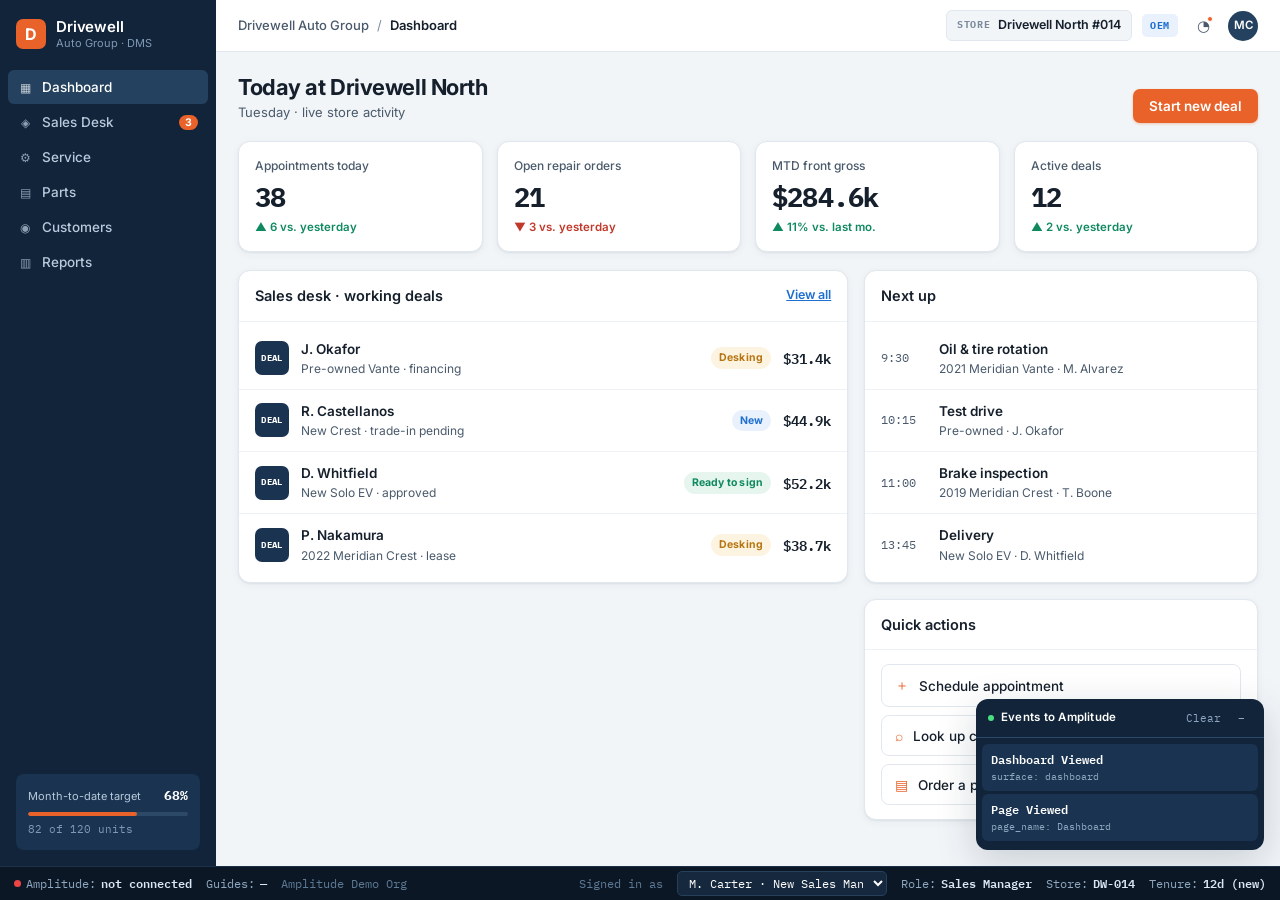
<file: index.html>
<!DOCTYPE html>
<html lang="en">
<head>
<meta charset="utf-8">
<meta name="viewport" content="width=device-width, initial-scale=1">
<title>Drivewell Auto Group · Dealer Management System</title>
<link rel="preconnect" href="https://fonts.googleapis.com">
<link rel="preconnect" href="https://fonts.gstatic.com" crossorigin>
<link href="https://fonts.googleapis.com/css2?family=Inter:wght@400;500;600;700&family=IBM+Plex+Mono:wght@400;500;600&display=swap" rel="stylesheet">
<link rel="stylesheet" href="styles.css">
<link rel="icon" href="data:image/svg+xml,<svg xmlns='http://www.w3.org/2000/svg' viewBox='0 0 32 32'><rect width='32' height='32' rx='7' fill='%23e8622a'/><text x='16' y='23' font-family='Inter,sans-serif' font-size='19' font-weight='700' fill='white' text-anchor='middle'>D</text></svg>">
</head>
<body>

<!-- ===================== SIDEBAR ===================== -->
<aside class="sidebar" data-guide="sidebar">
  <div class="brand">
    <div class="brand-mark">D</div>
    <div class="brand-text">
      <div class="brand-name">Drivewell</div>
      <div class="brand-sub">Auto Group · DMS</div>
    </div>
  </div>

  <nav class="nav" id="nav">
    <button class="nav-item is-active" data-view="dashboard" data-guide="nav-dashboard">
      <span class="nav-ico">▦</span> Dashboard
    </button>
    <button class="nav-item" data-view="salesdesk" data-guide="nav-salesdesk">
      <span class="nav-ico">◈</span> Sales Desk
      <span class="nav-badge" id="navDealCount">3</span>
    </button>
    <button class="nav-item" data-view="service" data-guide="nav-service">
      <span class="nav-ico">⚙</span> Service
    </button>
    <button class="nav-item" data-view="parts" data-guide="nav-parts">
      <span class="nav-ico">▤</span> Parts
    </button>
    <button class="nav-item" data-view="customers" data-guide="nav-customers">
      <span class="nav-ico">◉</span> Customers
    </button>
    <button class="nav-item" data-view="reports" data-guide="nav-reports">
      <span class="nav-ico">▥</span> Reports
    </button>
  </nav>

  <div class="sidebar-foot">
    <div class="quota">
      <div class="quota-row">
        <span>Month-to-date target</span>
        <span class="quota-pct" id="quotaPct">68%</span>
      </div>
      <div class="quota-bar"><div class="quota-fill" id="quotaFill"></div></div>
      <div class="quota-sub">82 of 120 units</div>
    </div>
  </div>
</aside>

<!-- ===================== MAIN ===================== -->
<main class="main">

  <header class="topbar" data-guide="topbar">
    <div class="crumbs">
      <span class="crumb-root">Drivewell Auto Group</span>
      <span class="crumb-sep">/</span>
      <span class="crumb-current" id="crumbCurrent">Dashboard</span>
    </div>
    <div class="topbar-right">
      <div class="store-chip" data-guide="store-chip">
        <span class="chip-label">STORE</span>
        <span class="chip-value" id="chipStore">Drivewell North #014</span>
      </div>
      <div class="oem-chip">OEM</div>
      <button class="icon-btn" data-guide="notifications" title="Notifications">
        <span class="dot"></span>◔
      </button>
      <div class="avatar" id="avatarInitials" data-guide="avatar">MC</div>
    </div>
  </header>

  <div class="canvas" id="canvas"><!-- views render here --></div>

</main>

<!-- ===================== DEAL WIZARD ===================== -->
<div class="modal-veil" id="dealVeil" hidden>
  <div class="wizard" role="dialog" aria-modal="true" aria-labelledby="wizTitle" data-guide="deal-wizard">
    <div class="wizard-head">
      <div>
        <div class="wizard-eyebrow">New deal</div>
        <h2 id="wizTitle" class="wizard-title">Start a deal</h2>
      </div>
      <button class="wizard-close" id="wizClose" aria-label="Close">✕</button>
    </div>

    <ol class="wizard-steps" id="wizSteps">
      <li class="wstep is-current" data-step="1"><span>1</span> Customer</li>
      <li class="wstep" data-step="2"><span>2</span> Vehicle</li>
      <li class="wstep" data-step="3"><span>3</span> Trade &amp; terms</li>
      <li class="wstep" data-step="4"><span>4</span> Review</li>
    </ol>

    <div class="wizard-body" id="wizBody"><!-- step content --></div>

    <div class="wizard-foot">
      <button class="btn btn-ghost" id="wizBack" data-guide="wizard-back">Back</button>
      <div class="wizard-foot-right">
        <span class="wizard-hint" id="wizHint"></span>
        <button class="btn btn-primary" id="wizNext" data-guide="wizard-next">Continue</button>
      </div>
    </div>
  </div>
</div>

<!-- ===================== TOAST ===================== -->
<div class="toast-stack" id="toastStack"></div>

<!-- ===================== EVENT FEED ===================== -->
<section class="feed" id="feed" data-guide="event-feed">
  <header class="feed-head">
    <div class="feed-title">
      <span class="feed-pulse"></span>
      Events to Amplitude
    </div>
    <div class="feed-actions">
      <button class="feed-btn" id="feedClear">Clear</button>
      <button class="feed-btn" id="feedHide" aria-label="Hide">–</button>
    </div>
  </header>
  <div class="feed-list" id="feedList">
    <div class="feed-empty">Click around. Events show up here as they send.</div>
  </div>
</section>
<button class="feed-reopen" id="feedReopen" hidden>Events</button>

<!-- ===================== STATUS BAR ===================== -->
<footer class="statusbar" data-guide="statusbar">
  <div class="status-left">
    <span class="status-item">
      <span class="status-dot" id="ampDot"></span>
      Amplitude: <b id="ampStatus">connecting…</b>
    </span>
    <span class="status-item">Guides: <b id="guidesStatus">checking…</b></span>
    <span class="status-item status-project" id="projectLabel"></span>
  </div>

  <div class="status-right">
    <label class="persona-label" for="personaSelect">Signed in as</label>
    <select class="persona-select" id="personaSelect" data-guide="persona-select"></select>
    <span class="status-item">Role: <b id="statusRole">—</b></span>
    <span class="status-item">Store: <b id="statusStore">—</b></span>
    <span class="status-item">Tenure: <b id="statusTenure">—</b></span>
  </div>
</footer>

<script src="config.js"></script>
<script src="app.js"></script>
</body>
</html>
</file>
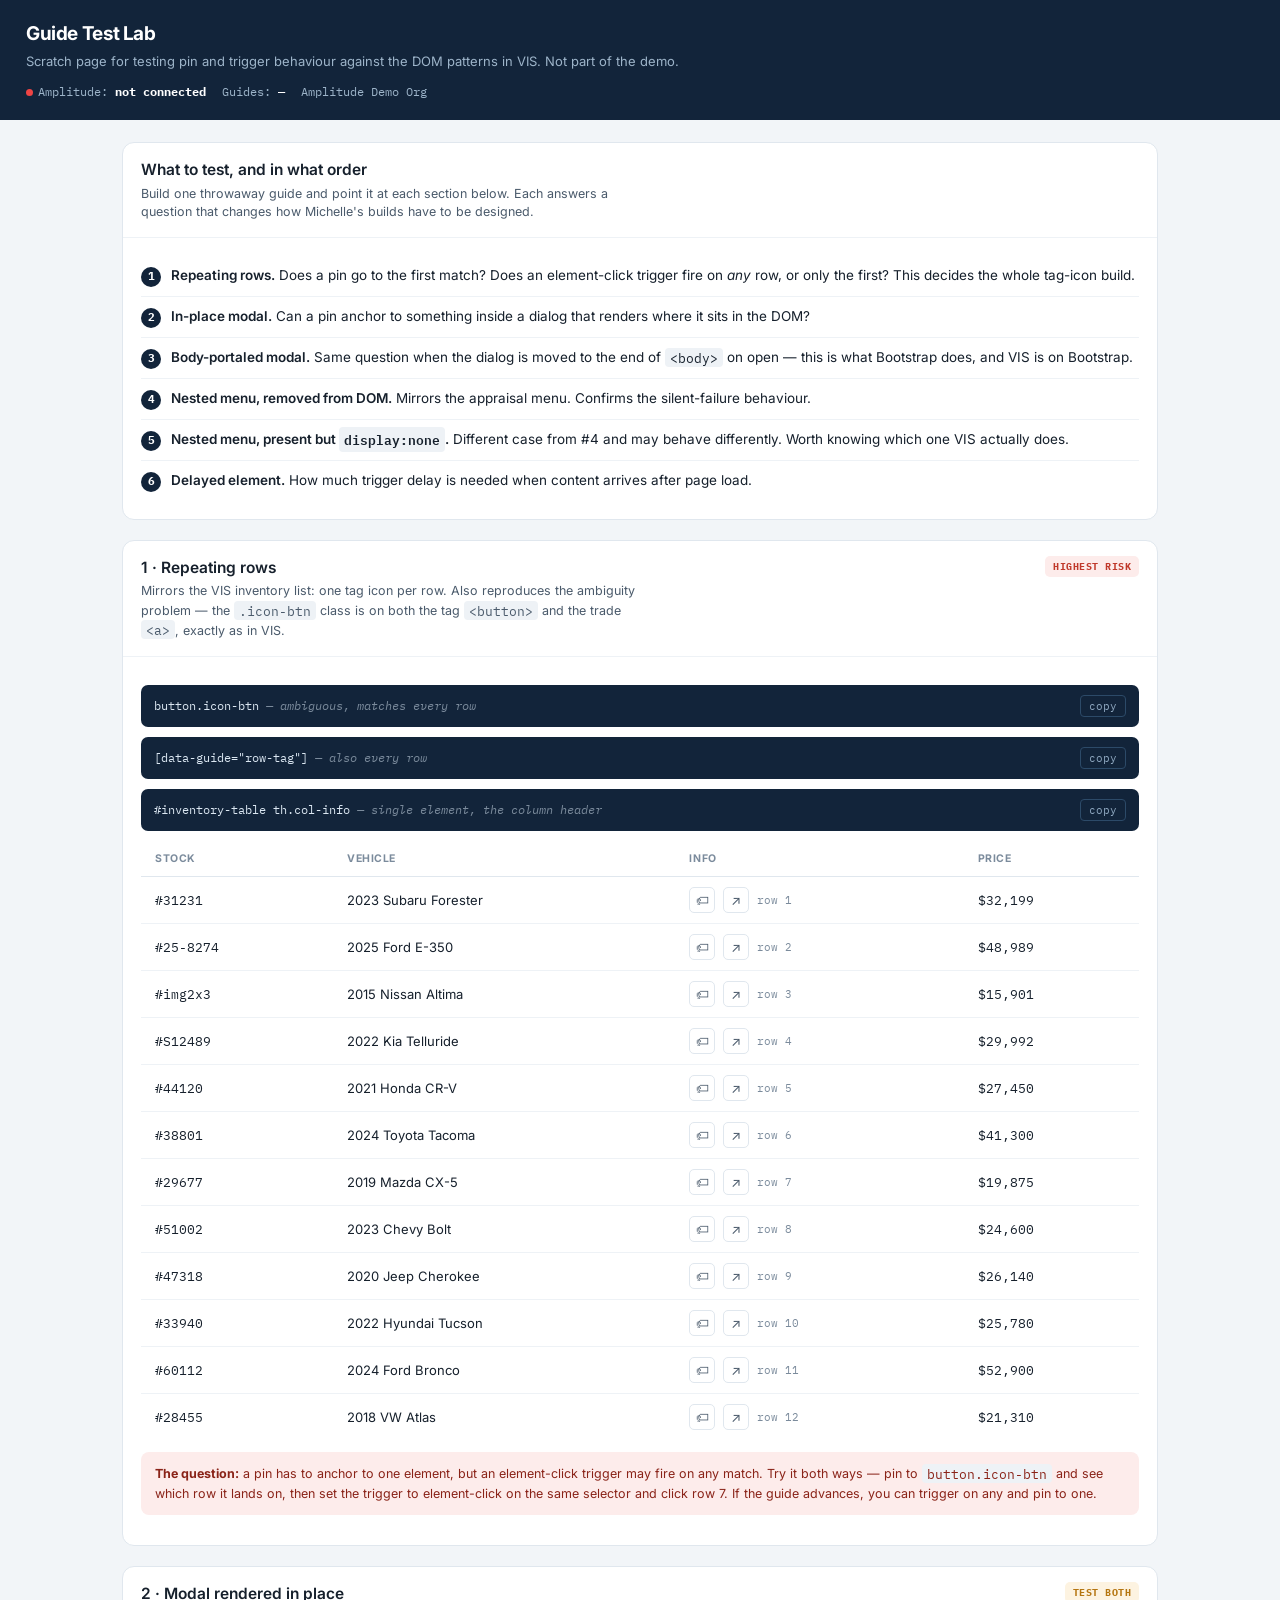
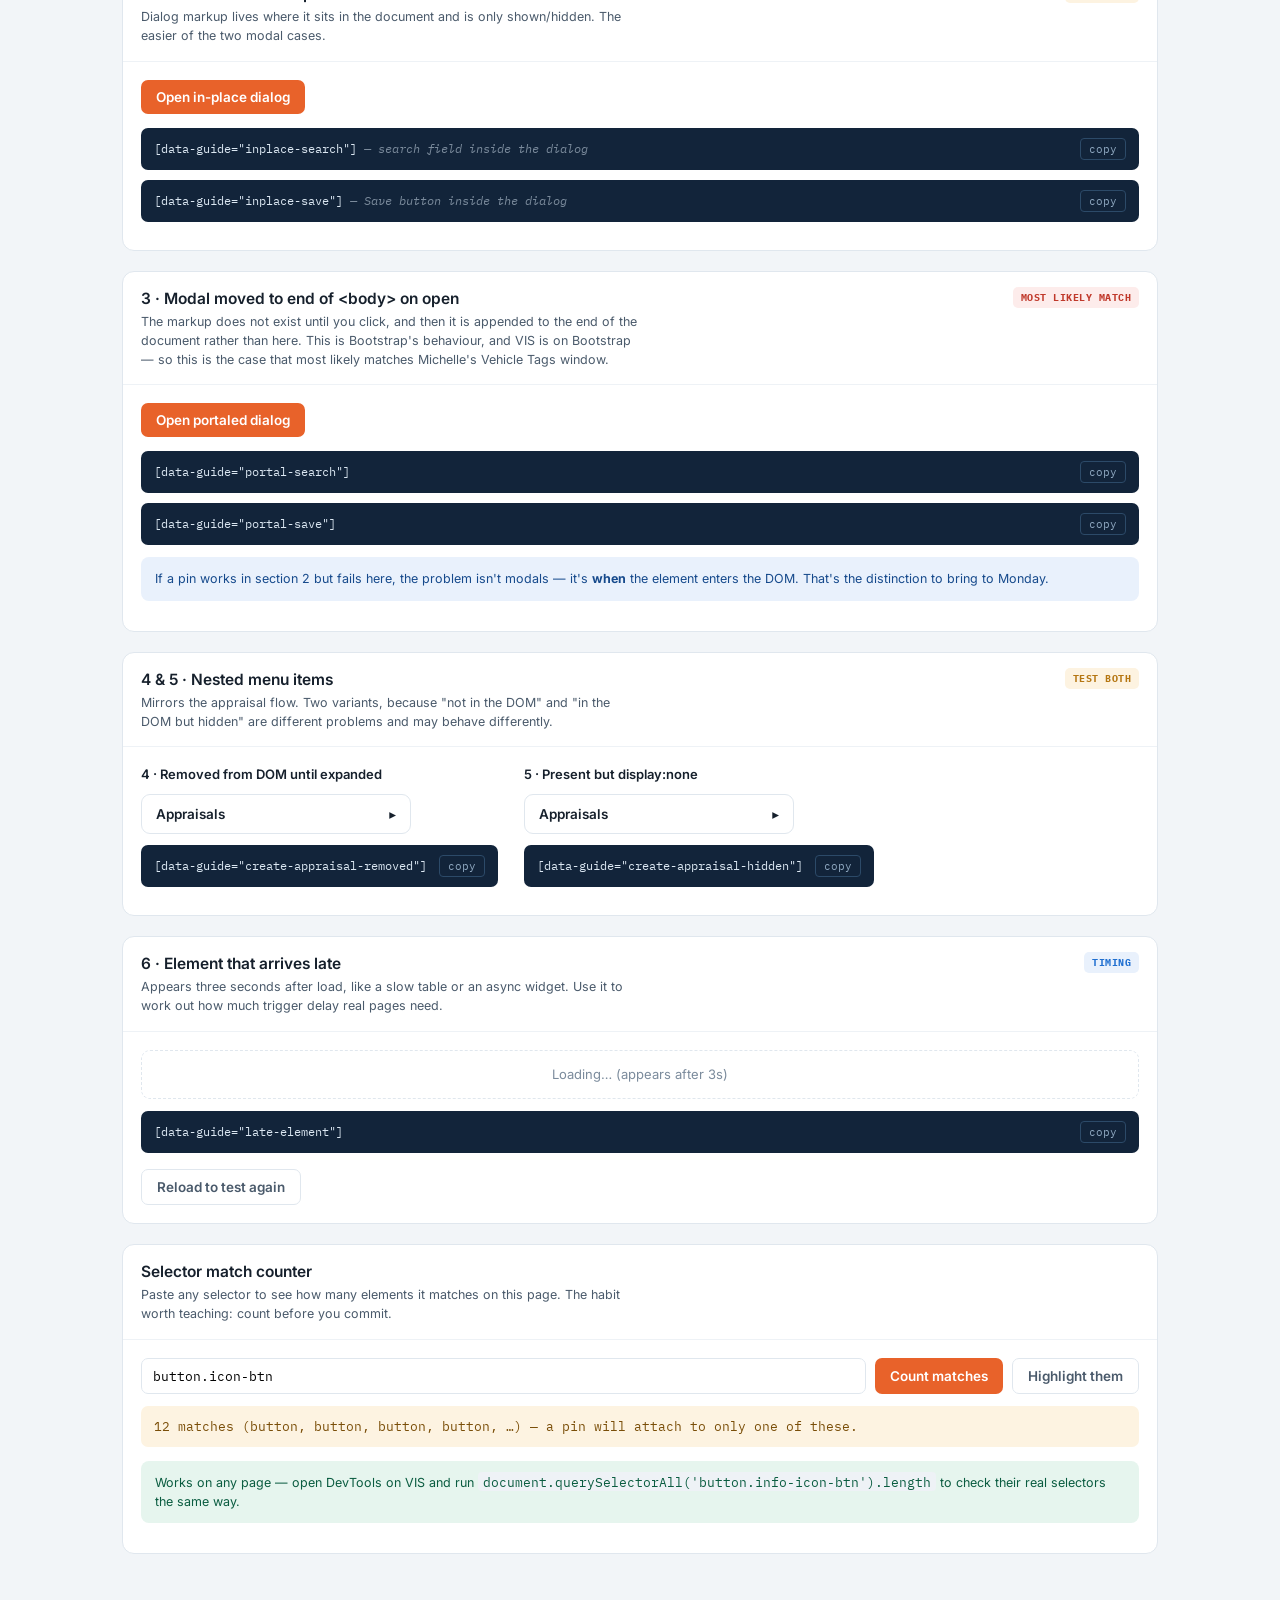
<file: testlab.html>
<!DOCTYPE html>
<html lang="en">
<head>
<meta charset="utf-8">
<meta name="viewport" content="width=device-width, initial-scale=1">
<title>Drivewell · Guide Test Lab</title>
<link href="https://fonts.googleapis.com/css2?family=Inter:wght@400;500;600;700&family=IBM+Plex+Mono:wght@400;500;600&display=swap" rel="stylesheet">
<style>
:root{
  --navy:#12243a; --navy-2:#1a3350; --ink:#16202c; --ink-2:#4a5a6b; --ink-3:#7b8b9c;
  --canvas:#f2f5f8; --surface:#fff; --line:#e0e7ee; --line-2:#eef2f6;
  --orange:#e8622a; --orange-lt:#fdefe8; --green:#0f8a5f; --green-lt:#e6f5ee;
  --red:#c0392b; --red-lt:#fdeceb; --blue:#1f6fd0; --blue-lt:#e9f1fc;
  --amber:#b57611; --amber-lt:#fdf3e1;
  --sans:'Inter',system-ui,sans-serif; --mono:'IBM Plex Mono',monospace;
}
*{box-sizing:border-box;margin:0;padding:0}
body{font-family:var(--sans);background:var(--canvas);color:var(--ink);font-size:14px;line-height:1.5;padding-bottom:80px;-webkit-font-smoothing:antialiased}
button{font-family:inherit;font-size:inherit;cursor:pointer;border:none;background:none;color:inherit}
code{font-family:var(--mono);font-size:12.5px;background:var(--line-2);padding:1.5px 5px;border-radius:4px;word-break:break-all}

header{background:var(--navy);color:#fff;padding:20px 26px}
header h1{font-size:19px;font-weight:700;letter-spacing:-.02em}
header p{color:#9db4c9;font-size:13px;margin-top:3px}
.status{display:flex;gap:16px;margin-top:12px;font-family:var(--mono);font-size:11.5px;color:#9db4c9;flex-wrap:wrap}
.status b{color:#fff}
.dot{display:inline-block;width:7px;height:7px;border-radius:50%;background:#f5a623;margin-right:5px}
.dot.ok{background:#4ade80} .dot.err{background:#ef4444}

.wrap{max-width:1080px;margin:0 auto;padding:22px}
.card{background:var(--surface);border:1px solid var(--line);border-radius:12px;margin-bottom:20px;overflow:hidden}
.card-head{padding:15px 18px;border-bottom:1px solid var(--line-2);display:flex;justify-content:space-between;align-items:flex-start;gap:16px}
.card-title{font-size:15.5px;font-weight:600}
.card-why{color:var(--ink-2);font-size:12.5px;margin-top:3px;max-width:62ch}
.badge{font-size:10px;font-weight:700;letter-spacing:.05em;padding:3px 8px;border-radius:5px;white-space:nowrap;font-family:var(--mono)}
.badge-1{background:var(--red-lt);color:var(--red)}
.badge-2{background:var(--amber-lt);color:var(--amber)}
.badge-3{background:var(--blue-lt);color:var(--blue)}
.card-body{padding:18px}

.sel{background:var(--navy);color:#dbe7f2;font-family:var(--mono);font-size:12px;padding:10px 13px;border-radius:7px;margin:10px 0;display:flex;justify-content:space-between;gap:12px;align-items:center}
.sel span{word-break:break-all}
.sel button{color:#8fa8c0;font-size:10.5px;padding:3px 8px;border:1px solid #2c4a68;border-radius:4px;white-space:nowrap}
.sel button:hover{color:#fff;border-color:#4a6a8a}

.note{border-radius:8px;padding:12px 14px;font-size:12.5px;line-height:1.55;margin:12px 0}
.note-warn{background:var(--red-lt);color:#8a2318}
.note-info{background:var(--blue-lt);color:#164a8c}
.note-ok{background:var(--green-lt);color:#0a5c40}
.note b{font-weight:700}

.btn{border-radius:7px;padding:9px 15px;font-weight:600;font-size:13.5px;display:inline-flex;align-items:center;gap:7px}
.btn-primary{background:var(--orange);color:#fff}
.btn-primary:hover{background:#cc5220}
.btn-ghost{border:1px solid var(--line);background:var(--surface);color:var(--ink-2)}
.btn-ghost:hover{background:var(--canvas);color:var(--ink)}
.row-actions{display:flex;gap:9px;flex-wrap:wrap;margin-top:6px}

/* ---- repeating table (mirrors VIS inventory list) ---- */
.tbl{width:100%;border-collapse:collapse}
.tbl th{text-align:left;font-size:10.5px;font-weight:700;letter-spacing:.05em;color:var(--ink-3);text-transform:uppercase;padding:10px 14px;border-bottom:1px solid var(--line)}
.tbl td{padding:10px 14px;border-bottom:1px solid var(--line-2);font-size:13px}
.tbl tr:last-child td{border-bottom:none}
.tbl tr:hover td{background:#fafcfe}
.mono{font-family:var(--mono);font-size:12.5px}
.icon-row{display:flex;align-items:center;gap:8px}
.icon-btn{width:26px;height:26px;border-radius:5px;display:grid;place-items:center;color:var(--ink-2);border:1px solid var(--line)}
.icon-btn:hover{background:var(--orange-lt);color:var(--orange);border-color:var(--orange)}
a.icon-btn{text-decoration:none}

/* ---- modals ---- */
.veil{position:fixed;inset:0;background:rgba(18,36,58,.45);display:grid;place-items:center;z-index:900;padding:20px}
.veil[hidden]{display:none}
.dlg{background:#fff;border-radius:13px;width:min(520px,100%);box-shadow:0 20px 60px rgba(18,36,58,.28)}
.dlg-head{padding:17px 20px 13px;border-bottom:1px solid var(--line-2);display:flex;justify-content:space-between;align-items:center}
.dlg-head h3{font-size:16px;font-weight:600}
.dlg-body{padding:18px 20px}
.dlg-foot{padding:13px 20px;border-top:1px solid var(--line);display:flex;justify-content:flex-end;gap:9px;background:#fbfcfd;border-radius:0 0 13px 13px}
.field{width:100%;padding:9px 11px;border:1px solid var(--line);border-radius:7px;font-family:inherit;font-size:13.5px;margin-bottom:12px}
.field:focus{outline:none;border-color:var(--orange);box-shadow:0 0 0 3px rgba(232,98,42,.13)}
.taglist{border:1px solid var(--line);border-radius:7px;max-height:150px;overflow-y:auto}
.taglist label{display:flex;align-items:center;gap:9px;padding:8px 12px;border-bottom:1px solid var(--line-2);font-size:13px;cursor:pointer}
.taglist label:last-child{border-bottom:none}
.taglist label:hover{background:var(--canvas)}

/* ---- nested menu ---- */
.menu{border:1px solid var(--line);border-radius:9px;width:270px;overflow:hidden}
.menu-top{width:100%;text-align:left;padding:11px 14px;font-weight:600;font-size:13.5px;display:flex;justify-content:space-between;align-items:center}
.menu-top:hover{background:var(--canvas)}
.menu-sub{border-top:1px solid var(--line-2);background:#fafcfe}
.menu-sub button{display:block;width:100%;text-align:left;padding:9px 14px 9px 26px;font-size:13px;color:var(--ink-2)}
.menu-sub button:hover{background:var(--orange-lt);color:var(--orange)}
.hidden-css{display:none}

/* ---- selector counter ---- */
.counter{display:flex;gap:9px;flex-wrap:wrap}
.counter input{flex:1;min-width:260px;padding:9px 11px;border:1px solid var(--line);border-radius:7px;font-family:var(--mono);font-size:12.5px}
.result{margin-top:12px;font-family:var(--mono);font-size:12.5px;padding:11px 13px;border-radius:7px;display:none}
.result.show{display:block}
.result.one{background:var(--green-lt);color:#0a5c40}
.result.many{background:var(--amber-lt);color:#7a4e08}
.result.none{background:var(--red-lt);color:#8a2318}

.slow{padding:14px;border:1.5px dashed var(--line);border-radius:9px;color:var(--ink-3);font-size:13px;text-align:center}
.checklist{list-style:none;font-size:13.5px}
.checklist li{padding:9px 0;border-bottom:1px solid var(--line-2);display:flex;gap:10px;align-items:flex-start}
.checklist li:last-child{border-bottom:none}
.checklist b{font-weight:600}
.num{width:20px;height:20px;border-radius:50%;background:var(--navy);color:#fff;font-size:10.5px;font-weight:700;display:grid;place-items:center;flex:none;margin-top:2px;font-family:var(--mono)}
</style>
</head>
<body>

<header>
  <h1>Guide Test Lab</h1>
  <p>Scratch page for testing pin and trigger behaviour against the DOM patterns in VIS. Not part of the demo.</p>
  <div class="status">
    <span><span class="dot" id="ampDot"></span>Amplitude: <b id="ampStatus">connecting…</b></span>
    <span>Guides: <b id="guidesStatus">checking…</b></span>
    <span id="projectLabel"></span>
  </div>
</header>

<div class="wrap">

  <!-- ============ 0. WHAT TO TEST ============ -->
  <div class="card">
    <div class="card-head">
      <div>
        <div class="card-title">What to test, and in what order</div>
        <div class="card-why">Build one throwaway guide and point it at each section below. Each answers a question that changes how Michelle's builds have to be designed.</div>
      </div>
    </div>
    <div class="card-body">
      <ul class="checklist">
        <li><span class="num">1</span><div><b>Repeating rows.</b> Does a pin go to the first match? Does an element-click trigger fire on <em>any</em> row, or only the first? This decides the whole tag-icon build.</div></li>
        <li><span class="num">2</span><div><b>In-place modal.</b> Can a pin anchor to something inside a dialog that renders where it sits in the DOM?</div></li>
        <li><span class="num">3</span><div><b>Body-portaled modal.</b> Same question when the dialog is moved to the end of <code>&lt;body&gt;</code> on open — this is what Bootstrap does, and VIS is on Bootstrap.</div></li>
        <li><span class="num">4</span><div><b>Nested menu, removed from DOM.</b> Mirrors the appraisal menu. Confirms the silent-failure behaviour.</div></li>
        <li><span class="num">5</span><div><b>Nested menu, present but <code>display:none</code>.</b> Different case from #4 and may behave differently. Worth knowing which one VIS actually does.</div></li>
        <li><span class="num">6</span><div><b>Delayed element.</b> How much trigger delay is needed when content arrives after page load.</div></li>
      </ul>
    </div>
  </div>

  <!-- ============ 1. REPEATING ROWS ============ -->
  <div class="card">
    <div class="card-head">
      <div>
        <div class="card-title">1 · Repeating rows</div>
        <div class="card-why">Mirrors the VIS inventory list: one tag icon per row. Also reproduces the ambiguity problem — the <code>.icon-btn</code> class is on both the tag <code>&lt;button&gt;</code> and the trade <code>&lt;a&gt;</code>, exactly as in VIS.</div>
      </div>
      <span class="badge badge-1">HIGHEST RISK</span>
    </div>
    <div class="card-body">

      <div class="sel"><span>button.icon-btn <em style="color:#7b8b9c">— ambiguous, matches every row</em></span><button onclick="copySel('button.icon-btn')">copy</button></div>
      <div class="sel"><span>[data-guide="row-tag"] <em style="color:#7b8b9c">— also every row</em></span><button onclick="copySel('[data-guide=&quot;row-tag&quot;]')">copy</button></div>
      <div class="sel"><span>#inventory-table th.col-info <em style="color:#7b8b9c">— single element, the column header</em></span><button onclick="copySel('#inventory-table th.col-info')">copy</button></div>

      <table class="tbl" id="inventory-table">
        <thead><tr>
          <th>Stock</th><th>Vehicle</th><th class="col-info" data-guide="col-info-header">Info</th><th>Price</th>
        </tr></thead>
        <tbody id="invBody"></tbody>
      </table>

      <div class="note note-warn">
        <b>The question:</b> a pin has to anchor to one element, but an element-click trigger may fire on any match.
        Try it both ways — pin to <code>button.icon-btn</code> and see which row it lands on, then set the trigger to
        element-click on the same selector and click row 7. If the guide advances, you can trigger on any and pin to one.
      </div>
    </div>
  </div>

  <!-- ============ 2. IN-PLACE MODAL ============ -->
  <div class="card">
    <div class="card-head">
      <div>
        <div class="card-title">2 · Modal rendered in place</div>
        <div class="card-why">Dialog markup lives where it sits in the document and is only shown/hidden. The easier of the two modal cases.</div>
      </div>
      <span class="badge badge-2">TEST BOTH</span>
    </div>
    <div class="card-body">
      <button class="btn btn-primary" data-guide="open-inplace" onclick="openInPlace()">Open in-place dialog</button>
      <div class="sel" style="margin-top:14px"><span>[data-guide="inplace-search"] <em style="color:#7b8b9c">— search field inside the dialog</em></span><button onclick="copySel('[data-guide=&quot;inplace-search&quot;]')">copy</button></div>
      <div class="sel"><span>[data-guide="inplace-save"] <em style="color:#7b8b9c">— Save button inside the dialog</em></span><button onclick="copySel('[data-guide=&quot;inplace-save&quot;]')">copy</button></div>
    </div>
  </div>

  <!-- in-place dialog lives right here in the DOM -->
  <div class="veil" id="inplaceVeil" hidden>
    <div class="dlg" role="dialog" aria-modal="true" data-guide="inplace-dialog">
      <div class="dlg-head"><h3>Vehicle Tags</h3><button class="btn btn-ghost" onclick="closeInPlace()">✕</button></div>
      <div class="dlg-body">
        <input class="field" placeholder="Search or create a tag…" data-guide="inplace-search">
        <div class="taglist">
          <label><input type="checkbox"> Certified Pre-Owned</label>
          <label><input type="checkbox" checked> Priority Sale</label>
          <label><input type="checkbox"> Needs Recon</label>
          <label><input type="checkbox"> Auction Bound</label>
          <label><input type="checkbox"> Manager Special</label>
        </div>
      </div>
      <div class="dlg-foot">
        <button class="btn btn-ghost" onclick="closeInPlace()">Cancel</button>
        <button class="btn btn-primary" data-guide="inplace-save" onclick="closeInPlace()">Save</button>
      </div>
    </div>
  </div>

  <!-- ============ 3. BODY-PORTALED MODAL ============ -->
  <div class="card">
    <div class="card-head">
      <div>
        <div class="card-title">3 · Modal moved to end of &lt;body&gt; on open</div>
        <div class="card-why">The markup does not exist until you click, and then it is appended to the end of the document rather than here. This is Bootstrap's behaviour, and VIS is on Bootstrap — so this is the case that most likely matches Michelle's Vehicle Tags window.</div>
      </div>
      <span class="badge badge-1">MOST LIKELY MATCH</span>
    </div>
    <div class="card-body">
      <button class="btn btn-primary" data-guide="open-portal" onclick="openPortal()">Open portaled dialog</button>
      <div class="sel" style="margin-top:14px"><span>[data-guide="portal-search"]</span><button onclick="copySel('[data-guide=&quot;portal-search&quot;]')">copy</button></div>
      <div class="sel"><span>[data-guide="portal-save"]</span><button onclick="copySel('[data-guide=&quot;portal-save&quot;]')">copy</button></div>
      <div class="note note-info">
        If a pin works in section 2 but fails here, the problem isn't modals — it's <b>when</b> the element enters the DOM.
        That's the distinction to bring to Monday.
      </div>
    </div>
  </div>

  <!-- ============ 4 & 5. NESTED MENUS ============ -->
  <div class="card">
    <div class="card-head">
      <div>
        <div class="card-title">4 &amp; 5 · Nested menu items</div>
        <div class="card-why">Mirrors the appraisal flow. Two variants, because "not in the DOM" and "in the DOM but hidden" are different problems and may behave differently.</div>
      </div>
      <span class="badge badge-2">TEST BOTH</span>
    </div>
    <div class="card-body" style="display:flex;gap:26px;flex-wrap:wrap">

      <div>
        <div style="font-weight:600;font-size:13px;margin-bottom:9px">4 · Removed from DOM until expanded</div>
        <div class="menu">
          <button class="menu-top" data-guide="menu-removed-top" onclick="toggleRemoved()">Appraisals <span id="remCaret">▸</span></button>
          <div id="removedSub"></div>
        </div>
        <div class="sel" style="margin-top:11px"><span>[data-guide="create-appraisal-removed"]</span><button onclick="copySel('[data-guide=&quot;create-appraisal-removed&quot;]')">copy</button></div>
      </div>

      <div>
        <div style="font-weight:600;font-size:13px;margin-bottom:9px">5 · Present but display:none</div>
        <div class="menu">
          <button class="menu-top" data-guide="menu-hidden-top" onclick="toggleHidden()">Appraisals <span id="hidCaret">▸</span></button>
          <div class="menu-sub hidden-css" id="hiddenSub">
            <button data-guide="create-appraisal-hidden">Create Appraisal</button>
            <button>Appraisal Dashboard</button>
            <button>Recent Appraisals</button>
          </div>
        </div>
        <div class="sel" style="margin-top:11px"><span>[data-guide="create-appraisal-hidden"]</span><button onclick="copySel('[data-guide=&quot;create-appraisal-hidden&quot;]')">copy</button></div>
      </div>

    </div>
  </div>

  <!-- ============ 6. DELAYED ELEMENT ============ -->
  <div class="card">
    <div class="card-head">
      <div>
        <div class="card-title">6 · Element that arrives late</div>
        <div class="card-why">Appears three seconds after load, like a slow table or an async widget. Use it to work out how much trigger delay real pages need.</div>
      </div>
      <span class="badge badge-3">TIMING</span>
    </div>
    <div class="card-body">
      <div id="slowSlot"><div class="slow">Loading… (appears after 3s)</div></div>
      <div class="sel" style="margin-top:12px"><span>[data-guide="late-element"]</span><button onclick="copySel('[data-guide=&quot;late-element&quot;]')">copy</button></div>
      <button class="btn btn-ghost" style="margin-top:6px" onclick="location.reload()">Reload to test again</button>
    </div>
  </div>

  <!-- ============ SELECTOR COUNTER ============ -->
  <div class="card">
    <div class="card-head">
      <div>
        <div class="card-title">Selector match counter</div>
        <div class="card-why">Paste any selector to see how many elements it matches on this page. The habit worth teaching: count before you commit.</div>
      </div>
    </div>
    <div class="card-body">
      <div class="counter">
        <input id="selInput" placeholder="button.icon-btn" value="button.icon-btn">
        <button class="btn btn-primary" onclick="countSel()">Count matches</button>
        <button class="btn btn-ghost" onclick="flashSel()">Highlight them</button>
      </div>
      <div class="result" id="selResult"></div>
      <div class="note note-ok" style="margin-top:14px">
        Works on any page — open DevTools on VIS and run
        <code>document.querySelectorAll('button.info-icon-btn').length</code>
        to check their real selectors the same way.
      </div>
    </div>
  </div>

</div>

<script src="config.js"></script>
<script>
/* ---------------- Amplitude (same load order as the main app) ---------------- */
const CFG = window.DRIVEWELL_CONFIG || {};
const KEY = CFG.AMPLITUDE_API_KEY;
const KEY_OK = KEY && !KEY.startsWith("PASTE_");

function loadScript(src){
  return new Promise((res,rej)=>{
    const s=document.createElement("script");
    s.src=src; s.async=false;
    s.onload=res; s.onerror=()=>rej(new Error("failed: "+src));
    document.head.appendChild(s);
  });
}

async function initAmplitude(){
  const dot=document.getElementById("ampDot"),
        lab=document.getElementById("ampStatus"),
        g=document.getElementById("guidesStatus");
  document.getElementById("projectLabel").textContent = CFG.PROJECT_LABEL || "";

  if(!KEY_OK){ dot.classList.add("err"); lab.textContent="no API key set"; g.textContent="—"; return; }

  try{
    await loadScript(`https://cdn.amplitude.com/script/${KEY}.js`);
    try{ await loadScript(`https://cdn.amplitude.com/script/${KEY}.engagement.js`); }
    catch(e){ console.warn("[TestLab] engagement SDK didn't load:", e.message); }

    if(window.engagement?.plugin) window.amplitude.add(window.engagement.plugin());

    window.amplitude.init(KEY,{fetchRemoteConfig:true,autocapture:true});

    // Same persona the main app uses, so targeting behaves identically.
    const p=(CFG.PERSONAS||[])[0];
    if(p){
      window.amplitude.setUserId(p.user_id);
      const id=new window.amplitude.Identify();
      Object.entries(p.properties).forEach(([k,v])=>id.set(k,v));
      window.amplitude.identify(id);
    }

    dot.classList.add("ok"); lab.textContent="connected";
    setTimeout(()=>{ g.textContent = window.engagement ? "ready" : "not detected"; },2500);
  }catch(err){
    dot.classList.add("err"); lab.textContent="not connected"; g.textContent="—";
    console.error("[TestLab]",err);
  }
}

/* ---------------- repeating rows ---------------- */
const VEHICLES=[
  ["#31231","2023 Subaru Forester","$32,199"],
  ["#25-8274","2025 Ford E-350","$48,989"],
  ["#img2x3","2015 Nissan Altima","$15,901"],
  ["#S12489","2022 Kia Telluride","$29,992"],
  ["#44120","2021 Honda CR-V","$27,450"],
  ["#38801","2024 Toyota Tacoma","$41,300"],
  ["#29677","2019 Mazda CX-5","$19,875"],
  ["#51002","2023 Chevy Bolt","$24,600"],
  ["#47318","2020 Jeep Cherokee","$26,140"],
  ["#33940","2022 Hyundai Tucson","$25,780"],
  ["#60112","2024 Ford Bronco","$52,900"],
  ["#28455","2018 VW Atlas","$21,310"]
];

document.getElementById("invBody").innerHTML = VEHICLES.map(([stock,name,price],i)=>`
  <tr>
    <td class="mono">${stock}</td>
    <td>${name}</td>
    <td>
      <div class="icon-row">
        <button class="icon-btn" data-guide="row-tag" data-row="${i+1}" title="Tags — row ${i+1}"
                onclick="tagClick(${i+1})">🏷</button>
        <a class="icon-btn" href="#" data-guide="row-trade" title="See Trade"
           onclick="event.preventDefault();alert('Trade link, row ${i+1} — same class as the tag button.')">↗</a>
        <span class="mono" style="color:var(--ink-3);font-size:11px">row ${i+1}</span>
      </div>
    </td>
    <td class="mono">${price}</td>
  </tr>`).join("");

function tagClick(row){
  if(window.amplitude?.track) window.amplitude.track("Test Tag Icon Clicked",{row:row});
  openInPlace(row);
}

/* ---------------- in-place modal ---------------- */
function openInPlace(row){
  document.getElementById("inplaceVeil").hidden=false;
  if(window.amplitude?.track) window.amplitude.track("Test InPlace Modal Opened",{row:row||null});
}
function closeInPlace(){ document.getElementById("inplaceVeil").hidden=true; }

/* ---------------- body-portaled modal ---------------- */
let portalEl=null;
function openPortal(){
  if(portalEl) return;
  portalEl=document.createElement("div");
  portalEl.className="veil";
  portalEl.innerHTML=`
    <div class="dlg" role="dialog" aria-modal="true" data-guide="portal-dialog">
      <div class="dlg-head"><h3>Vehicle Tags (portaled)</h3><button class="btn btn-ghost" id="pClose">✕</button></div>
      <div class="dlg-body">
        <input class="field" placeholder="Search or create a tag…" data-guide="portal-search">
        <div class="taglist">
          <label><input type="checkbox"> Certified Pre-Owned</label>
          <label><input type="checkbox" checked> Priority Sale</label>
          <label><input type="checkbox"> Needs Recon</label>
          <label><input type="checkbox"> Auction Bound</label>
        </div>
        <p style="font-size:12px;color:var(--ink-3);margin-top:11px;font-family:var(--mono)">
          Appended to end of &lt;body&gt; — inspect to confirm.
        </p>
      </div>
      <div class="dlg-foot">
        <button class="btn btn-ghost" id="pCancel">Cancel</button>
        <button class="btn btn-primary" data-guide="portal-save" id="pSave">Save</button>
      </div>
    </div>`;
  document.body.appendChild(portalEl);
  ["pClose","pCancel","pSave"].forEach(id=>{
    portalEl.querySelector("#"+id).addEventListener("click",closePortal);
  });
  if(window.amplitude?.track) window.amplitude.track("Test Portal Modal Opened");
}
function closePortal(){ if(portalEl){ portalEl.remove(); portalEl=null; } }

/* ---------------- nested menus ---------------- */
let remOpen=false;
function toggleRemoved(){
  const slot=document.getElementById("removedSub");
  remOpen=!remOpen;
  document.getElementById("remCaret").textContent = remOpen ? "▾" : "▸";
  slot.innerHTML = remOpen ? `
    <div class="menu-sub">
      <button data-guide="create-appraisal-removed">Create Appraisal</button>
      <button>Appraisal Dashboard</button>
      <button>Recent Appraisals</button>
    </div>` : "";
}

let hidOpen=false;
function toggleHidden(){
  hidOpen=!hidOpen;
  document.getElementById("hidCaret").textContent = hidOpen ? "▾" : "▸";
  document.getElementById("hiddenSub").classList.toggle("hidden-css",!hidOpen);
}

/* ---------------- late element ---------------- */
setTimeout(()=>{
  document.getElementById("slowSlot").innerHTML=
    `<button class="btn btn-primary" data-guide="late-element">Arrived after 3 seconds</button>`;
},3000);

/* ---------------- selector tools ---------------- */
function copySel(s){
  navigator.clipboard?.writeText(s);
  document.getElementById("selInput").value=s;
  countSel();
}

function countSel(){
  const q=document.getElementById("selInput").value.trim();
  const box=document.getElementById("selResult");
  box.className="result show";
  if(!q){ box.classList.add("none"); box.textContent="Enter a selector."; return; }
  let list;
  try{ list=document.querySelectorAll(q); }
  catch(e){ box.classList.add("none"); box.textContent="Invalid selector: "+e.message; return; }

  const n=list.length;
  if(n===0){ box.classList.add("none"); box.textContent="0 matches — nothing to pin to."; }
  else if(n===1){ box.classList.add("one"); box.textContent="1 match — safe to pin."; }
  else{
    box.classList.add("many");
    const tags=[...list].slice(0,4).map(e=>e.tagName.toLowerCase()).join(", ");
    box.textContent=`${n} matches (${tags}${n>4?", …":""}) — a pin will attach to only one of these.`;
  }
}

function flashSel(){
  const q=document.getElementById("selInput").value.trim();
  let list; try{ list=document.querySelectorAll(q); }catch(e){ return; }
  list.forEach(el=>{
    const prev=el.style.outline;
    el.style.outline="3px solid #e8622a";
    el.style.outlineOffset="2px";
    setTimeout(()=>{ el.style.outline=prev; el.style.outlineOffset=""; },1600);
  });
  if(list.length) list[0].scrollIntoView({behavior:"smooth",block:"center"});
}

document.addEventListener("keydown",e=>{
  if(e.key==="Escape"){ closeInPlace(); closePortal(); }
});

initAmplitude();
countSel();
</script>
</body>
</html>
</file>
<file: styles.css>
/* ==========================================================================
   DRIVEWELL DMS — styles
   Aesthetic: credible enterprise dealer software. Dense, quiet, legible at
   Zoom compression. Boldness spent in exactly two places: the orange primary
   action, and the live event feed.
   ========================================================================== */

:root{
  --navy-900:#12243a;
  --navy-800:#1a3350;
  --navy-700:#24425f;
  --navy-line:#2c4a68;

  --ink:#16202c;
  --ink-2:#4a5a6b;
  --ink-3:#7b8b9c;

  --canvas:#f2f5f8;
  --surface:#ffffff;
  --line:#e0e7ee;
  --line-2:#eef2f6;

  --orange:#e8622a;
  --orange-dk:#cc5220;
  --orange-lt:#fdefe8;

  --green:#0f8a5f;
  --green-lt:#e6f5ee;
  --amber:#b57611;
  --amber-lt:#fdf3e1;
  --blue:#1f6fd0;
  --blue-lt:#e9f1fc;
  --red:#c0392b;

  --r:8px;
  --r-lg:12px;
  --shadow:0 1px 2px rgba(18,36,58,.06), 0 2px 8px rgba(18,36,58,.05);
  --shadow-lg:0 12px 40px rgba(18,36,58,.18);

  --sidebar-w:216px;
  --status-h:34px;

  --sans:'Inter',-apple-system,BlinkMacSystemFont,'Segoe UI',sans-serif;
  --mono:'IBM Plex Mono',ui-monospace,SFMono-Regular,Menlo,monospace;
}

*{box-sizing:border-box;margin:0;padding:0}

html,body{height:100%}

body{
  font-family:var(--sans);
  background:var(--canvas);
  color:var(--ink);
  font-size:14px;
  line-height:1.5;
  -webkit-font-smoothing:antialiased;
  padding-bottom:var(--status-h);
}

button{font-family:inherit;font-size:inherit;cursor:pointer;border:none;background:none;color:inherit}
select{font-family:inherit;font-size:inherit}

:focus-visible{outline:2px solid var(--orange);outline-offset:2px;border-radius:4px}

/* ---------------- SIDEBAR ---------------- */
.sidebar{
  position:fixed;top:0;left:0;bottom:var(--status-h);
  width:var(--sidebar-w);
  background:var(--navy-900);
  display:flex;flex-direction:column;
  z-index:30;
}

.brand{display:flex;align-items:center;gap:10px;padding:18px 16px 20px}
.brand-mark{
  width:30px;height:30px;border-radius:7px;background:var(--orange);
  color:#fff;font-weight:700;font-size:16px;
  display:grid;place-items:center;flex:none;
}
.brand-name{color:#fff;font-weight:600;font-size:15px;letter-spacing:-.01em;line-height:1.2}
.brand-sub{color:#7f9ab5;font-size:11px;line-height:1.3}

.nav{display:flex;flex-direction:column;gap:1px;padding:0 8px}
.nav-item{
  display:flex;align-items:center;gap:10px;
  padding:9px 10px;border-radius:6px;
  color:#b8cadb;font-size:13.5px;font-weight:500;
  text-align:left;width:100%;
  transition:background .12s,color .12s;
}
.nav-item:hover{background:var(--navy-800);color:#fff}
.nav-item.is-active{background:var(--navy-700);color:#fff}
.nav-ico{font-size:12px;opacity:.75;width:14px;text-align:center;flex:none}
.nav-badge{
  margin-left:auto;background:var(--orange);color:#fff;
  font-size:10.5px;font-weight:700;
  padding:1px 6px;border-radius:9px;
}

.sidebar-foot{margin-top:auto;padding:16px}
.quota{background:var(--navy-800);border-radius:var(--r);padding:12px}
.quota-row{display:flex;justify-content:space-between;align-items:baseline;color:#b8cadb;font-size:11px;margin-bottom:7px}
.quota-pct{color:#fff;font-weight:700;font-size:13px;font-family:var(--mono)}
.quota-bar{height:4px;background:var(--navy-line);border-radius:3px;overflow:hidden}
.quota-fill{height:100%;width:68%;background:var(--orange);border-radius:3px;transition:width .8s cubic-bezier(.2,.7,.3,1)}
.quota-sub{color:#7f9ab5;font-size:10.5px;margin-top:6px;font-family:var(--mono)}

/* ---------------- MAIN ---------------- */
.main{margin-left:var(--sidebar-w);min-height:calc(100vh - var(--status-h));display:flex;flex-direction:column}

.topbar{
  position:sticky;top:0;z-index:20;
  background:var(--surface);border-bottom:1px solid var(--line);
  height:52px;padding:0 22px;
  display:flex;align-items:center;justify-content:space-between;
}
.crumbs{display:flex;align-items:center;gap:8px;font-size:13px}
.crumb-root{color:var(--ink-2);font-weight:500}
.crumb-sep{color:var(--ink-3)}
.crumb-current{color:var(--ink);font-weight:600}

.topbar-right{display:flex;align-items:center;gap:10px}
.store-chip{
  display:flex;align-items:center;gap:8px;
  background:var(--canvas);border:1px solid var(--line);
  border-radius:6px;padding:5px 10px;
}
.chip-label{font-size:9.5px;font-weight:700;letter-spacing:.07em;color:var(--ink-3);font-family:var(--mono)}
.chip-value{font-size:12.5px;font-weight:600;color:var(--ink)}
.oem-chip{
  font-size:10px;font-weight:700;letter-spacing:.06em;
  color:var(--blue);background:var(--blue-lt);
  padding:4px 8px;border-radius:5px;font-family:var(--mono);
}
.icon-btn{position:relative;width:30px;height:30px;border-radius:6px;color:var(--ink-2);display:grid;place-items:center;font-size:15px}
.icon-btn:hover{background:var(--canvas)}
.icon-btn .dot{position:absolute;top:5px;right:5px;width:6px;height:6px;background:var(--orange);border-radius:50%;border:1.5px solid #fff}
.avatar{
  width:30px;height:30px;border-radius:50%;
  background:var(--navy-700);color:#fff;
  font-size:11.5px;font-weight:600;
  display:grid;place-items:center;
}

.canvas{padding:22px;flex:1;max-width:1500px;width:100%}

/* ---------------- SHARED BLOCKS ---------------- */
.view-head{display:flex;justify-content:space-between;align-items:flex-end;gap:20px;margin-bottom:18px;flex-wrap:wrap}
.view-title{font-size:22px;font-weight:700;letter-spacing:-.02em;line-height:1.2}
.view-sub{color:var(--ink-2);font-size:13px;margin-top:3px}

.btn{
  border-radius:7px;padding:9px 16px;font-weight:600;font-size:13.5px;
  display:inline-flex;align-items:center;gap:7px;
  transition:background .13s,transform .06s,box-shadow .13s;
}
.btn:active{transform:translateY(1px)}
.btn-primary{background:var(--orange);color:#fff;box-shadow:0 1px 3px rgba(232,98,42,.32)}
.btn-primary:hover{background:var(--orange-dk)}
.btn-ghost{color:var(--ink-2);border:1px solid var(--line);background:var(--surface)}
.btn-ghost:hover{background:var(--canvas);color:var(--ink)}
.btn-ghost:disabled{opacity:.4;cursor:not-allowed}
.btn-sm{padding:6px 11px;font-size:12.5px;border-radius:6px}

.kpis{display:grid;grid-template-columns:repeat(auto-fit,minmax(180px,1fr));gap:14px;margin-bottom:18px}
.kpi{background:var(--surface);border:1px solid var(--line);border-radius:var(--r-lg);padding:15px 16px;box-shadow:var(--shadow)}
.kpi-label{color:var(--ink-2);font-size:12px;font-weight:500;margin-bottom:7px}
.kpi-value{font-size:27px;font-weight:700;letter-spacing:-.03em;font-family:var(--mono);line-height:1.1}
.kpi-delta{font-size:11.5px;font-weight:600;margin-top:7px;display:flex;align-items:center;gap:4px}
.kpi-delta.up{color:var(--green)}
.kpi-delta.down{color:var(--red)}
.kpi-delta.flat{color:var(--ink-3)}

.grid-2{display:grid;grid-template-columns:1.55fr 1fr;gap:16px;align-items:start}
@media(max-width:1080px){.grid-2{grid-template-columns:1fr}}

.card{background:var(--surface);border:1px solid var(--line);border-radius:var(--r-lg);box-shadow:var(--shadow);overflow:hidden}
.card-head{display:flex;justify-content:space-between;align-items:center;padding:14px 16px;border-bottom:1px solid var(--line-2)}
.card-title{font-size:14.5px;font-weight:600}
.card-link{color:var(--blue);font-size:12.5px;font-weight:600}
.card-link:hover{text-decoration:underline}
.card-body{padding:6px 0}
.card-pad{padding:16px}

.row{
  display:flex;align-items:center;gap:12px;
  padding:11px 16px;border-bottom:1px solid var(--line-2);
  transition:background .1s;
}
.row:last-child{border-bottom:none}
.row:hover{background:#fafcfe}
.row-tag{
  width:34px;height:34px;border-radius:7px;flex:none;
  background:var(--navy-800);color:#fff;
  font-size:8.5px;font-weight:700;letter-spacing:.04em;
  display:grid;place-items:center;font-family:var(--mono);
}
.row-tag.svc{background:var(--blue)}
.row-main{flex:1;min-width:0}
.row-name{font-weight:600;font-size:13.5px}
.row-meta{color:var(--ink-2);font-size:12px;margin-top:1px}
.row-amt{font-family:var(--mono);font-weight:600;font-size:13.5px;white-space:nowrap}
.row-time{font-family:var(--mono);font-size:12px;color:var(--ink-2);width:46px;flex:none}

.pill{font-size:10.5px;font-weight:700;padding:3px 8px;border-radius:20px;letter-spacing:.02em;white-space:nowrap}
.pill-new{background:var(--blue-lt);color:var(--blue)}
.pill-desk{background:var(--amber-lt);color:var(--amber)}
.pill-ready{background:var(--green-lt);color:var(--green)}
.pill-hold{background:#f1f4f7;color:var(--ink-2)}

.qa-list{display:flex;flex-direction:column;gap:8px;padding:14px 16px}
.qa{
  display:flex;align-items:center;gap:10px;
  border:1px solid var(--line);border-radius:var(--r);
  padding:11px 13px;font-weight:500;font-size:13.5px;text-align:left;
  transition:border-color .12s,background .12s;
}
.qa:hover{border-color:var(--ink-3);background:#fafcfe}
.qa-ico{color:var(--orange);font-size:14px}

.empty{padding:34px 16px;text-align:center;color:var(--ink-2);font-size:13px}
.empty b{display:block;color:var(--ink);font-size:14px;margin-bottom:4px}

table.tbl{width:100%;border-collapse:collapse}
.tbl th{
  text-align:left;font-size:11px;font-weight:700;letter-spacing:.05em;
  color:var(--ink-3);text-transform:uppercase;
  padding:11px 16px;border-bottom:1px solid var(--line);
}
.tbl td{padding:12px 16px;border-bottom:1px solid var(--line-2);font-size:13.5px}
.tbl tr:last-child td{border-bottom:none}
.tbl tr:hover td{background:#fafcfe}
.tbl .num{font-family:var(--mono);font-weight:600}

.bars{display:flex;flex-direction:column;gap:13px;padding:16px}
.bar-row{display:grid;grid-template-columns:132px 1fr 62px;align-items:center;gap:12px}
.bar-label{font-size:12.5px;color:var(--ink-2);font-weight:500}
.bar-track{height:22px;background:var(--line-2);border-radius:5px;overflow:hidden}
.bar-fill{height:100%;background:var(--navy-700);border-radius:5px;transition:width .7s cubic-bezier(.2,.7,.3,1)}
.bar-fill.warn{background:var(--orange)}
.bar-val{font-family:var(--mono);font-size:12.5px;font-weight:600;text-align:right}

.note{
  background:var(--orange-lt);border:1px solid #f6d3c1;
  border-radius:var(--r);padding:12px 14px;
  font-size:12.5px;color:#8a3b12;line-height:1.5;
}
.note b{color:#6d2d0c}

/* ---------------- WIZARD ---------------- */
.modal-veil{
  position:fixed;inset:0;background:rgba(18,36,58,.42);
  display:grid;place-items:center;z-index:60;padding:20px;
  backdrop-filter:blur(2px);
  animation:veilIn .16s ease-out;
}
@keyframes veilIn{from{opacity:0}to{opacity:1}}
.modal-veil[hidden]{display:none}

.wizard{
  background:var(--surface);border-radius:14px;
  width:min(660px,100%);max-height:88vh;
  display:flex;flex-direction:column;
  box-shadow:var(--shadow-lg);
  animation:wizIn .2s cubic-bezier(.2,.8,.3,1);
}
@keyframes wizIn{from{opacity:0;transform:translateY(10px) scale(.985)}to{opacity:1;transform:none}}

.wizard-head{display:flex;justify-content:space-between;align-items:flex-start;padding:20px 22px 14px}
.wizard-eyebrow{font-size:10.5px;font-weight:700;letter-spacing:.08em;color:var(--orange);text-transform:uppercase;font-family:var(--mono)}
.wizard-title{font-size:19px;font-weight:700;letter-spacing:-.02em;margin-top:3px}
.wizard-close{width:28px;height:28px;border-radius:6px;color:var(--ink-3);display:grid;place-items:center}
.wizard-close:hover{background:var(--canvas);color:var(--ink)}

.wizard-steps{display:flex;gap:5px;padding:0 22px 16px;list-style:none}
.wstep{
  flex:1;display:flex;align-items:center;gap:7px;
  font-size:11.5px;font-weight:600;color:var(--ink-3);
  padding-top:11px;border-top:2.5px solid var(--line);
  transition:color .2s,border-color .2s;
}
.wstep span{
  width:17px;height:17px;border-radius:50%;flex:none;
  background:var(--line);color:var(--ink-3);
  font-size:9.5px;display:grid;place-items:center;font-family:var(--mono);
  transition:background .2s,color .2s;
}
.wstep.is-current{color:var(--orange);border-top-color:var(--orange)}
.wstep.is-current span{background:var(--orange);color:#fff}
.wstep.is-done{color:var(--green);border-top-color:var(--green)}
.wstep.is-done span{background:var(--green);color:#fff}

.wizard-body{padding:4px 22px 20px;overflow-y:auto;flex:1}

.field{margin-bottom:15px}
.field-label{display:block;font-size:12.5px;font-weight:600;margin-bottom:6px}
.field-input,.field-select{
  width:100%;padding:9px 11px;
  border:1px solid var(--line);border-radius:var(--r);
  font-size:13.5px;background:var(--surface);color:var(--ink);
  transition:border-color .12s,box-shadow .12s;
}
.field-input:focus,.field-select:focus{
  outline:none;border-color:var(--orange);
  box-shadow:0 0 0 3px rgba(232,98,42,.13);
}
.field-help{font-size:11.5px;color:var(--ink-3);margin-top:5px}
.field-2{display:grid;grid-template-columns:1fr 1fr;gap:12px}

.opt-grid{display:grid;grid-template-columns:1fr 1fr;gap:9px}
.opt{
  border:1.5px solid var(--line);border-radius:var(--r);
  padding:12px 13px;text-align:left;
  transition:border-color .12s,background .12s;
}
.opt:hover{border-color:var(--ink-3)}
.opt.is-sel{border-color:var(--orange);background:var(--orange-lt)}
.opt-name{font-weight:600;font-size:13.5px}
.opt-meta{color:var(--ink-2);font-size:12px;margin-top:2px}

.review-list{border:1px solid var(--line);border-radius:var(--r);overflow:hidden}
.review-row{display:flex;justify-content:space-between;gap:16px;padding:11px 14px;border-bottom:1px solid var(--line-2);font-size:13.5px}
.review-row:last-child{border-bottom:none}
.review-row.total{background:var(--canvas);font-weight:700}
.review-k{color:var(--ink-2)}
.review-v{font-weight:600;font-family:var(--mono)}

.wizard-foot{
  display:flex;justify-content:space-between;align-items:center;gap:14px;
  padding:14px 22px;border-top:1px solid var(--line);background:#fbfcfd;
  border-radius:0 0 14px 14px;
}
.wizard-foot-right{display:flex;align-items:center;gap:13px}
.wizard-hint{font-size:12px;color:var(--ink-3)}

/* ---------------- TOASTS ---------------- */
.toast-stack{position:fixed;bottom:calc(var(--status-h) + 16px);left:50%;transform:translateX(-50%);z-index:70;display:flex;flex-direction:column;gap:8px;align-items:center}
.toast{
  background:var(--navy-900);color:#fff;
  padding:11px 17px;border-radius:9px;
  font-size:13.5px;font-weight:500;
  box-shadow:var(--shadow-lg);
  display:flex;align-items:center;gap:9px;
  animation:toastIn .22s cubic-bezier(.2,.8,.3,1);
}
@keyframes toastIn{from{opacity:0;transform:translateY(12px)}to{opacity:1;transform:none}}
.toast.out{animation:toastOut .2s ease-in forwards}
@keyframes toastOut{to{opacity:0;transform:translateY(8px)}}
.toast-check{color:#4ade80;font-weight:700}

/* ---------------- EVENT FEED ---------------- */
.feed{
  position:fixed;right:16px;bottom:calc(var(--status-h) + 16px);
  width:288px;max-height:340px;z-index:40;
  background:var(--navy-900);border-radius:var(--r-lg);
  box-shadow:var(--shadow-lg);
  display:flex;flex-direction:column;overflow:hidden;
}
.feed[hidden]{display:none}
.feed-head{display:flex;justify-content:space-between;align-items:center;padding:9px 12px;border-bottom:1px solid var(--navy-line)}
.feed-title{display:flex;align-items:center;gap:7px;color:#fff;font-size:11.5px;font-weight:600;letter-spacing:.02em}
.feed-pulse{width:6px;height:6px;border-radius:50%;background:#4ade80;box-shadow:0 0 0 0 rgba(74,222,128,.6);animation:pulse 2.2s infinite}
@keyframes pulse{
  0%{box-shadow:0 0 0 0 rgba(74,222,128,.55)}
  70%{box-shadow:0 0 0 7px rgba(74,222,128,0)}
  100%{box-shadow:0 0 0 0 rgba(74,222,128,0)}
}
.feed-actions{display:flex;gap:3px}
.feed-btn{color:#8fa8c0;font-size:10.5px;padding:3px 7px;border-radius:4px;font-family:var(--mono)}
.feed-btn:hover{background:var(--navy-800);color:#fff}
.feed-list{overflow-y:auto;padding:6px}
.feed-empty{color:#7f9ab5;font-size:11.5px;padding:16px 10px;text-align:center;line-height:1.5}
.feed-item{
  padding:7px 9px;border-radius:6px;margin-bottom:3px;
  background:var(--navy-800);
  animation:feedIn .22s cubic-bezier(.2,.8,.3,1);
}
@keyframes feedIn{from{opacity:0;transform:translateX(10px)}to{opacity:1;transform:none}}
.feed-name{color:#fff;font-size:11.5px;font-weight:600;font-family:var(--mono);word-break:break-word}
.feed-props{color:#8fa8c0;font-size:10px;margin-top:2px;font-family:var(--mono);word-break:break-word;line-height:1.4}
.feed-reopen{
  position:fixed;right:16px;bottom:calc(var(--status-h) + 16px);z-index:40;
  background:var(--navy-900);color:#fff;
  padding:8px 13px;border-radius:8px;
  font-size:11.5px;font-weight:600;box-shadow:var(--shadow-lg);
}
.feed-reopen[hidden]{display:none}

/* ---------------- STATUS BAR ---------------- */
.statusbar{
  position:fixed;left:0;right:0;bottom:0;height:var(--status-h);z-index:50;
  background:#0b1725;color:#8fa8c0;
  display:flex;align-items:center;justify-content:space-between;
  padding:0 14px;gap:16px;
  font-size:11.5px;font-family:var(--mono);
  border-top:1px solid #1c3049;
}
.status-left,.status-right{display:flex;align-items:center;gap:14px;min-width:0}
.status-item{display:flex;align-items:center;gap:5px;white-space:nowrap}
.status-item b{color:#dbe7f2;font-weight:600}
.status-project{color:#5f7a95}
.status-dot{width:7px;height:7px;border-radius:50%;background:#f5a623;flex:none;transition:background .3s}
.status-dot.ok{background:#4ade80}
.status-dot.err{background:#ef4444}
.persona-label{color:#5f7a95;white-space:nowrap}
.persona-select{
  background:#16283d;color:#fff;border:1px solid #26405c;
  border-radius:5px;padding:3px 7px;font-size:11.5px;font-family:var(--mono);
  max-width:210px;
}
.persona-select:hover{border-color:#3b5876}

@media(max-width:1200px){
  .status-right .status-item{display:none}
  .status-right .status-item:first-of-type{display:flex}
}
@media(max-width:880px){
  :root{--sidebar-w:0px}
  .sidebar{display:none}
  .feed{display:none}
  .status-left .status-project{display:none}
}

@media(prefers-reduced-motion:reduce){
  *,*::before,*::after{animation-duration:.001ms!important;transition-duration:.001ms!important}
}
</file>
